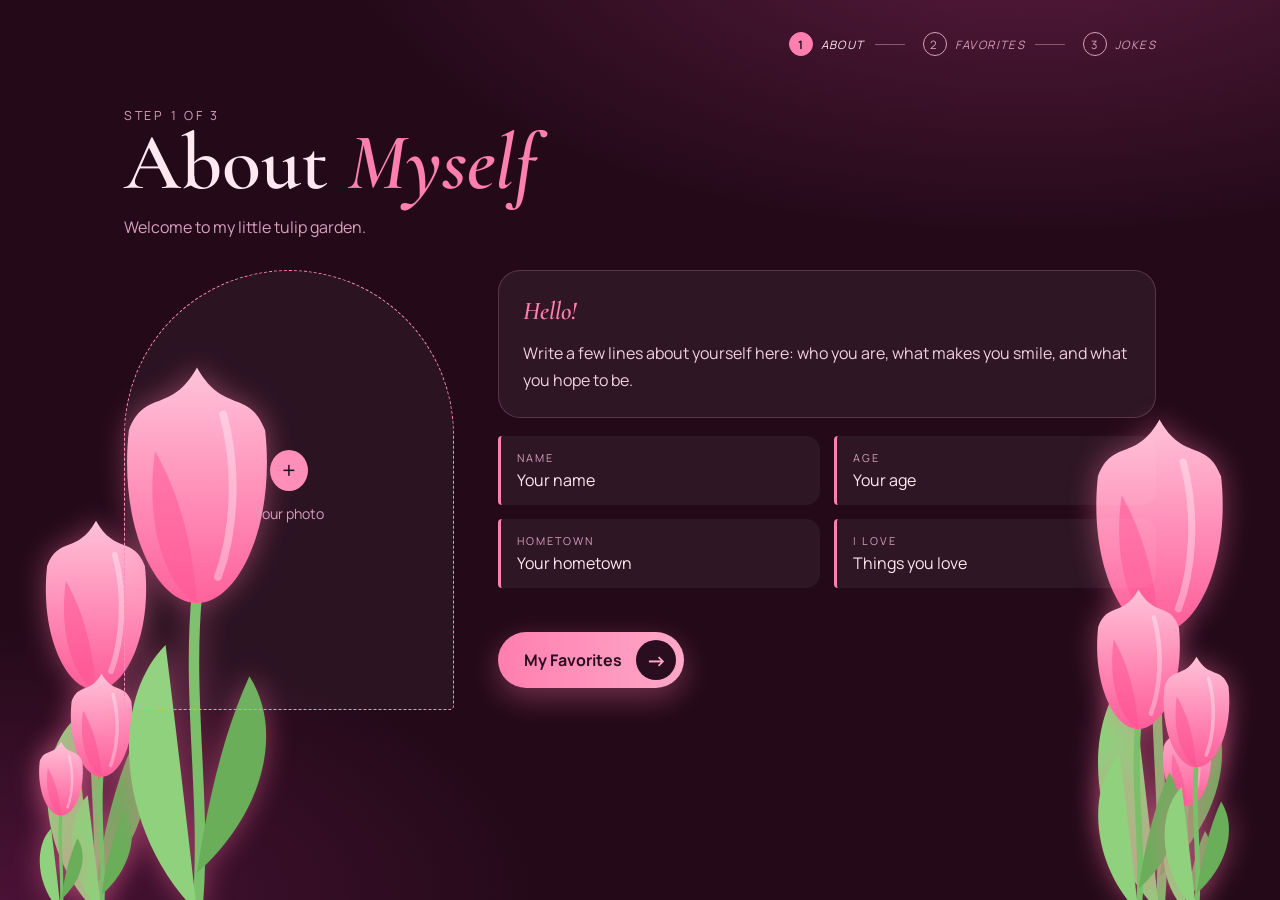
<file: index.html>
<!DOCTYPE html>
<html lang="en"><head><meta charset="utf-8"><meta name="viewport" content="width=device-width,initial-scale=1">
<link rel="preconnect" href="https://fonts.googleapis.com"><link href="https://fonts.googleapis.com/css2?family=Cormorant+Garamond:ital,wght@0,600;1,600&family=Manrope:wght@400;700&display=swap" rel="stylesheet">
<link rel="stylesheet" href="style.css">
<title>About Myself</title></head>
<body style="--c:#ff8fb8">
<main class="wrap">
<header class="top"><div class="backs"></div><ol class="stepper"><li class="on"><span>1</span><em>About</em></li><li class=""><span>2</span><em>Favorites</em></li><li class=""><span>3</span><em>Jokes</em></li></ol></header>
<div class="hero"><p class="kick">Step 1 of 3</p><h1>About <em>Myself</em></h1><p>Welcome to my little tulip garden.</p></div>
<div class="abt"><div class="photo"><button class="slot" type="button" data-i="0" aria-label="Add your photo"><span>Your photo</span></button></div><div><section class="pn" style="--i:0"><h2>Hello!</h2><p>Write a few lines about yourself here: who you are, what makes you smile, and what you hope to be.</p></section><div class="fx"><div class="fa" style="--i:0"><small>Name</small>Your name</div><div class="fa" style="--i:1"><small>Age</small>Your age</div><div class="fa" style="--i:2"><small>Hometown</small>Your hometown</div><div class="fa" style="--i:3"><small>I love</small>Things you love</div></div><a class="cta" href="favorites.html" data-go>My Favorites <b>&rarr;</b></a></div></div>
</main>
<script src="app.js"></script>
<script src="media.js"></script>
</body></html>
</file>
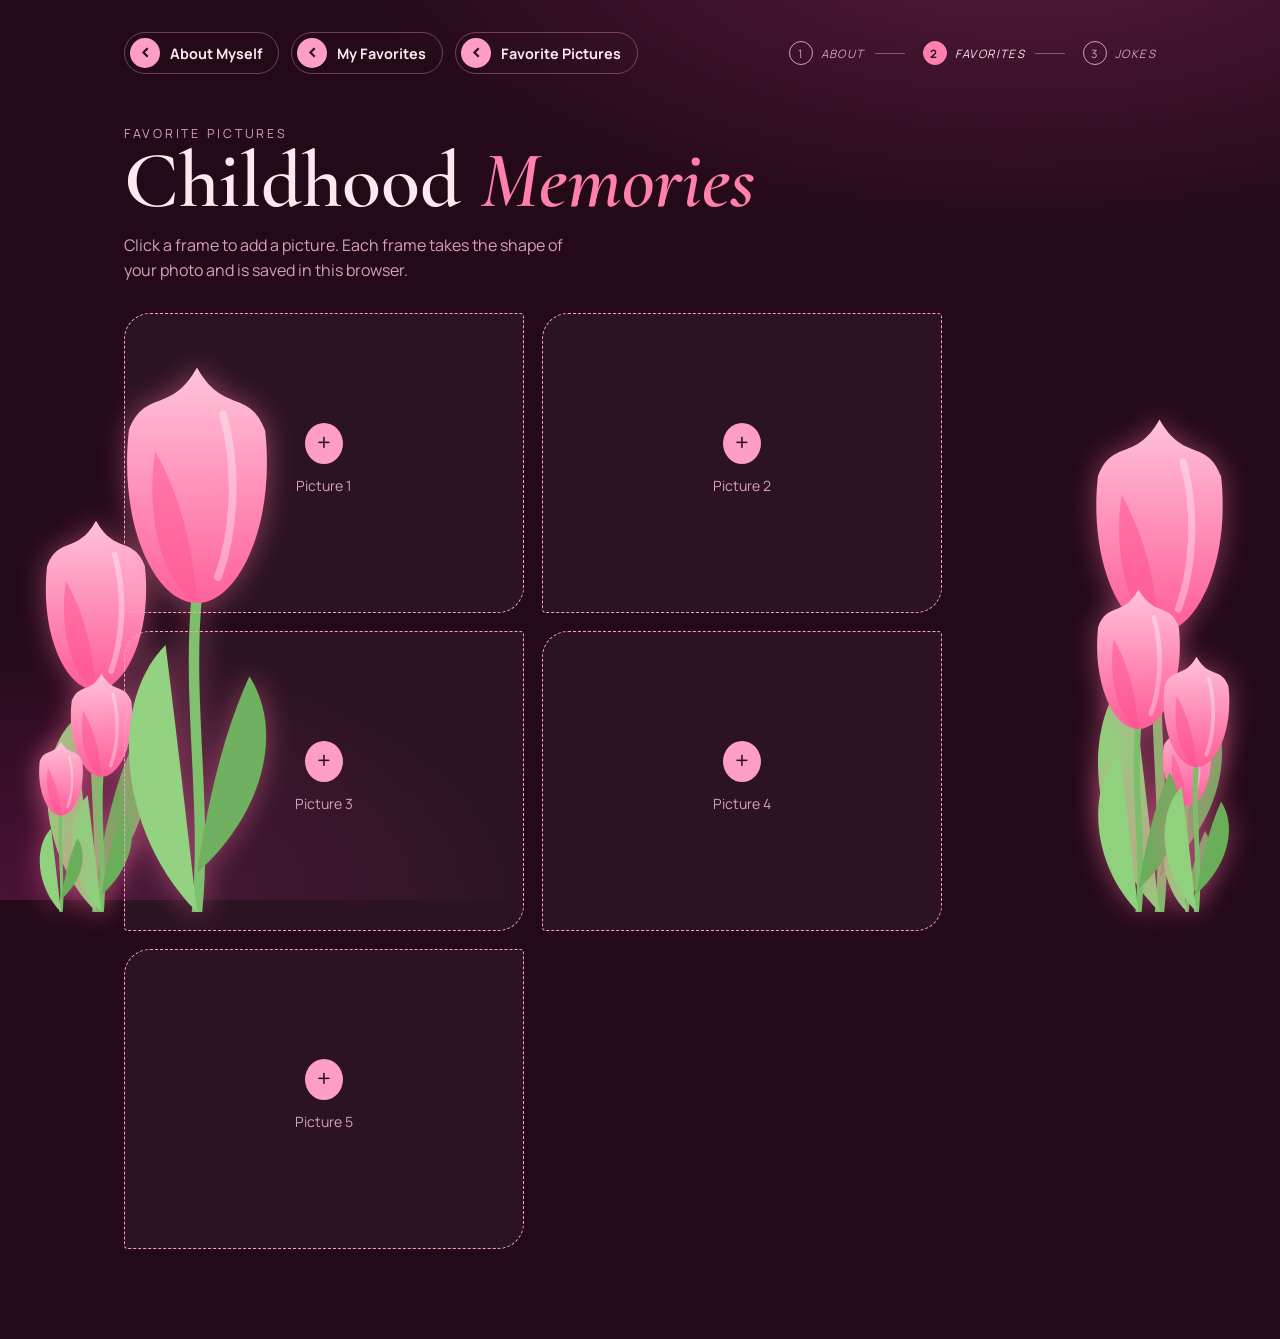
<file: childhood.html>
<!DOCTYPE html>
<html lang="en"><head><meta charset="utf-8"><meta name="viewport" content="width=device-width,initial-scale=1">
<link rel="preconnect" href="https://fonts.googleapis.com"><link href="https://fonts.googleapis.com/css2?family=Cormorant+Garamond:ital,wght@0,600;1,600&family=Manrope:wght@400;700&display=swap" rel="stylesheet">
<link rel="stylesheet" href="style.css">
<title>Childhood Memories</title></head>
<body style="--c:#ff9ec4">
<main class="wrap">
<header class="top"><div class="backs"><a class="bk" href="index.html" data-go><b>&lsaquo;</b>About Myself</a><a class="bk" href="favorites.html" data-go><b>&lsaquo;</b>My Favorites</a><a class="bk" href="pictures.html" data-go><b>&lsaquo;</b>Favorite Pictures</a></div><ol class="stepper"><li class=""><span>1</span><em>About</em></li><li class="on"><span>2</span><em>Favorites</em></li><li class=""><span>3</span><em>Jokes</em></li></ol></header>
<div class="hero"><p class="kick">Favorite Pictures</p><h1>Childhood <em>Memories</em></h1><p>Click a frame to add a picture. Each frame takes the shape of your photo and is saved in this browser.</p></div>
<div class="gal"><button class="slot" type="button" data-i="0" style="--i:0" aria-label="Add picture 1"><span>Picture 1</span></button><button class="slot" type="button" data-i="1" style="--i:1" aria-label="Add picture 2"><span>Picture 2</span></button><button class="slot" type="button" data-i="2" style="--i:2" aria-label="Add picture 3"><span>Picture 3</span></button><button class="slot" type="button" data-i="3" style="--i:3" aria-label="Add picture 4"><span>Picture 4</span></button><button class="slot" type="button" data-i="4" style="--i:4" aria-label="Add picture 5"><span>Picture 5</span></button></div>
</main>
<script src="app.js"></script>
<script src="media.js"></script>
</body></html>
</file>
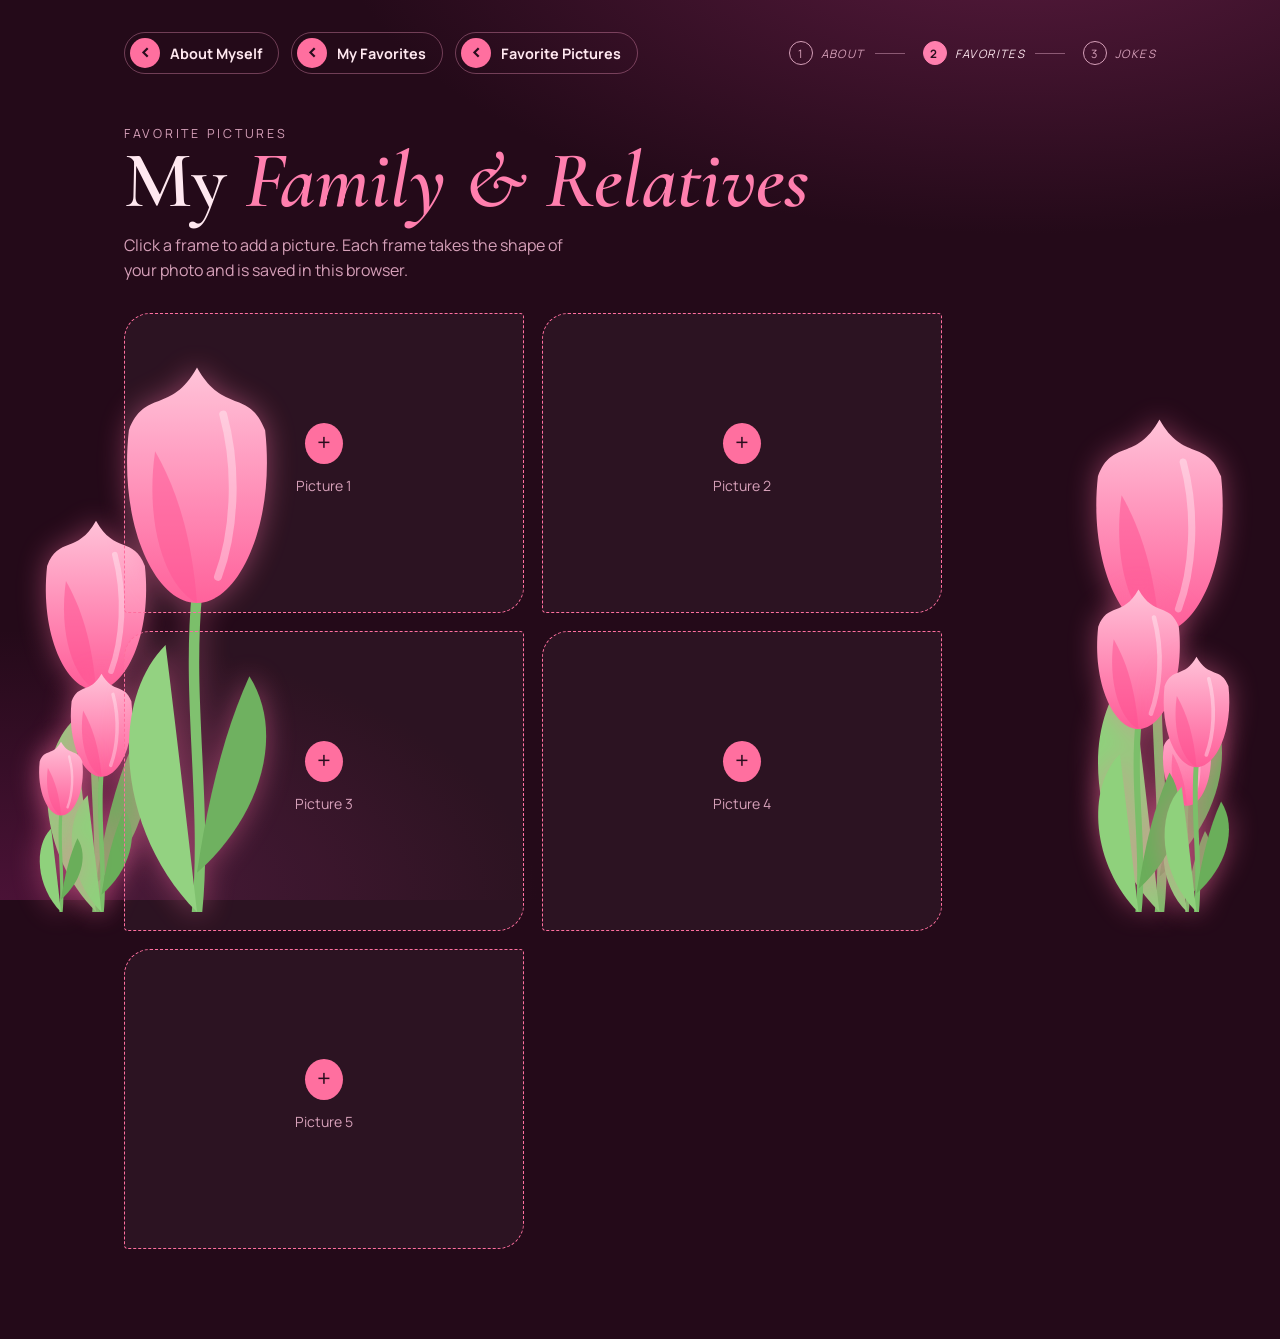
<file: family.html>
<!DOCTYPE html>
<html lang="en"><head><meta charset="utf-8"><meta name="viewport" content="width=device-width,initial-scale=1">
<link rel="preconnect" href="https://fonts.googleapis.com"><link href="https://fonts.googleapis.com/css2?family=Cormorant+Garamond:ital,wght@0,600;1,600&family=Manrope:wght@400;700&display=swap" rel="stylesheet">
<link rel="stylesheet" href="style.css">
<title>My Family & Relatives</title></head>
<body style="--c:#ff6f9f">
<main class="wrap">
<header class="top"><div class="backs"><a class="bk" href="index.html" data-go><b>&lsaquo;</b>About Myself</a><a class="bk" href="favorites.html" data-go><b>&lsaquo;</b>My Favorites</a><a class="bk" href="pictures.html" data-go><b>&lsaquo;</b>Favorite Pictures</a></div><ol class="stepper"><li class=""><span>1</span><em>About</em></li><li class="on"><span>2</span><em>Favorites</em></li><li class=""><span>3</span><em>Jokes</em></li></ol></header>
<div class="hero"><p class="kick">Favorite Pictures</p><h1>My <em>Family &amp; Relatives</em></h1><p>Click a frame to add a picture. Each frame takes the shape of your photo and is saved in this browser.</p></div>
<div class="gal"><button class="slot" type="button" data-i="0" style="--i:0" aria-label="Add picture 1"><span>Picture 1</span></button><button class="slot" type="button" data-i="1" style="--i:1" aria-label="Add picture 2"><span>Picture 2</span></button><button class="slot" type="button" data-i="2" style="--i:2" aria-label="Add picture 3"><span>Picture 3</span></button><button class="slot" type="button" data-i="3" style="--i:3" aria-label="Add picture 4"><span>Picture 4</span></button><button class="slot" type="button" data-i="4" style="--i:4" aria-label="Add picture 5"><span>Picture 5</span></button></div>
</main>
<script src="app.js"></script>
<script src="media.js"></script>
</body></html>
</file>
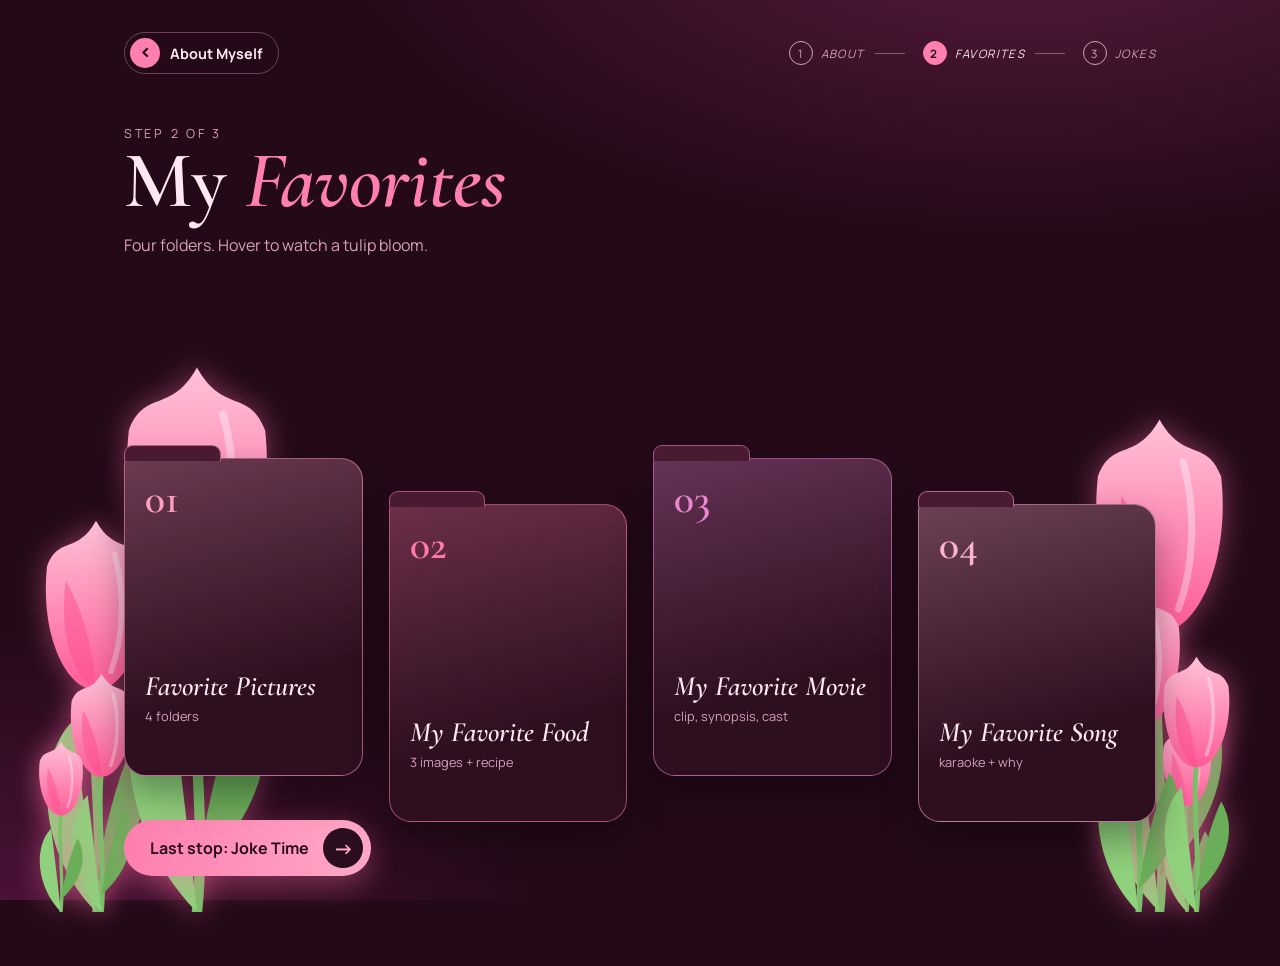
<file: favorites.html>
<!DOCTYPE html>
<html lang="en"><head><meta charset="utf-8"><meta name="viewport" content="width=device-width,initial-scale=1">
<link rel="preconnect" href="https://fonts.googleapis.com"><link href="https://fonts.googleapis.com/css2?family=Cormorant+Garamond:ital,wght@0,600;1,600&family=Manrope:wght@400;700&display=swap" rel="stylesheet">
<link rel="stylesheet" href="style.css">
<title>My Favorites</title></head>
<body style="--c:#ff7fae">
<main class="wrap">
<header class="top"><div class="backs"><a class="bk" href="index.html" data-go><b>&lsaquo;</b>About Myself</a></div><ol class="stepper"><li class=""><span>1</span><em>About</em></li><li class="on"><span>2</span><em>Favorites</em></li><li class=""><span>3</span><em>Jokes</em></li></ol></header>
<div class="hero"><p class="kick">Step 2 of 3</p><h1>My <em>Favorites</em></h1><p>Four folders. Hover to watch a tulip bloom.</p></div>
<nav class="rack"><a class="sl" href="pictures.html" data-go style="--c:#ff9ec4;--i:0"><i class="tl"></i><div class="sb"><span class="no">01</span><span><span class="nm">Favorite Pictures</span><span class="mt">4 folders</span><span class="go">Open folder &rarr;</span></span></div></a><a class="sl" href="food.html" data-go style="--c:#ff7aa8;--i:1"><i class="tl"></i><div class="sb"><span class="no">02</span><span><span class="nm">My Favorite Food</span><span class="mt">3 images + recipe</span><span class="go">Open folder &rarr;</span></span></div></a><a class="sl" href="movie.html" data-go style="--c:#e987d0;--i:2"><i class="tl"></i><div class="sb"><span class="no">03</span><span><span class="nm">My Favorite Movie</span><span class="mt">clip, synopsis, cast</span><span class="go">Open folder &rarr;</span></span></div></a><a class="sl" href="song.html" data-go style="--c:#ffb3cf;--i:3"><i class="tl"></i><div class="sb"><span class="no">04</span><span><span class="nm">My Favorite Song</span><span class="mt">karaoke + why</span><span class="go">Open folder &rarr;</span></span></div></a></nav>
<a class="cta" href="jokes.html" data-go>Last stop: Joke Time <b>&rarr;</b></a>
</main>
<script src="app.js"></script>
<script src="media.js"></script>
</body></html>
</file>
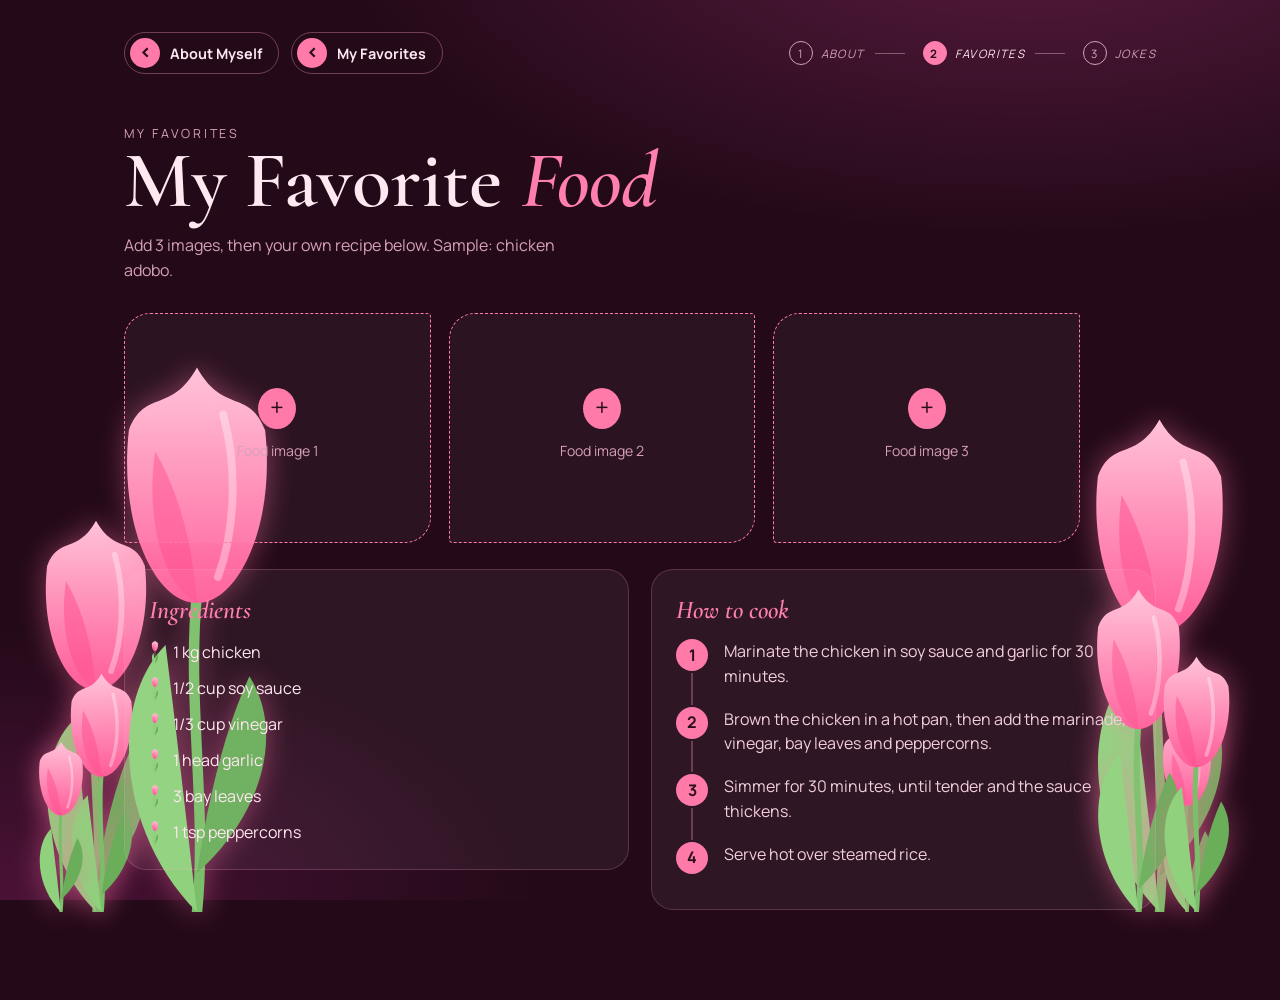
<file: food.html>
<!DOCTYPE html>
<html lang="en"><head><meta charset="utf-8"><meta name="viewport" content="width=device-width,initial-scale=1">
<link rel="preconnect" href="https://fonts.googleapis.com"><link href="https://fonts.googleapis.com/css2?family=Cormorant+Garamond:ital,wght@0,600;1,600&family=Manrope:wght@400;700&display=swap" rel="stylesheet">
<link rel="stylesheet" href="style.css">
<title>My Favorite Food</title></head>
<body style="--c:#ff7aa8">
<main class="wrap">
<header class="top"><div class="backs"><a class="bk" href="index.html" data-go><b>&lsaquo;</b>About Myself</a><a class="bk" href="favorites.html" data-go><b>&lsaquo;</b>My Favorites</a></div><ol class="stepper"><li class=""><span>1</span><em>About</em></li><li class="on"><span>2</span><em>Favorites</em></li><li class=""><span>3</span><em>Jokes</em></li></ol></header>
<div class="hero"><p class="kick">My Favorites</p><h1>My Favorite <em>Food</em></h1><p>Add 3 images, then your own recipe below. Sample: chicken adobo.</p></div>
<div class="gal s3"><button class="slot" type="button" data-i="0" style="--i:0" aria-label="Add food image 1"><span>Food image 1</span></button><button class="slot" type="button" data-i="1" style="--i:1" aria-label="Add food image 2"><span>Food image 2</span></button><button class="slot" type="button" data-i="2" style="--i:2" aria-label="Add food image 3"><span>Food image 3</span></button></div>
<div class="two eq" style="margin-top:26px"><section class="pn" style="--i:3"><h2>Ingredients</h2><ul class=lf><li>1 kg chicken</li><li>1/2 cup soy sauce</li><li>1/3 cup vinegar</li><li>1 head garlic</li><li>3 bay leaves</li><li>1 tsp peppercorns</li></ul></section><section class="pn" style="--i:4"><h2>How to cook</h2><ol class=st><li>Marinate the chicken in soy sauce and garlic for 30 minutes.</li><li>Brown the chicken in a hot pan, then add the marinade, vinegar, bay leaves and peppercorns.</li><li>Simmer for 30 minutes, until tender and the sauce thickens.</li><li>Serve hot over steamed rice.</li></ol></section></div>
</main>
<script src="app.js"></script>
<script src="media.js"></script>
</body></html>
</file>
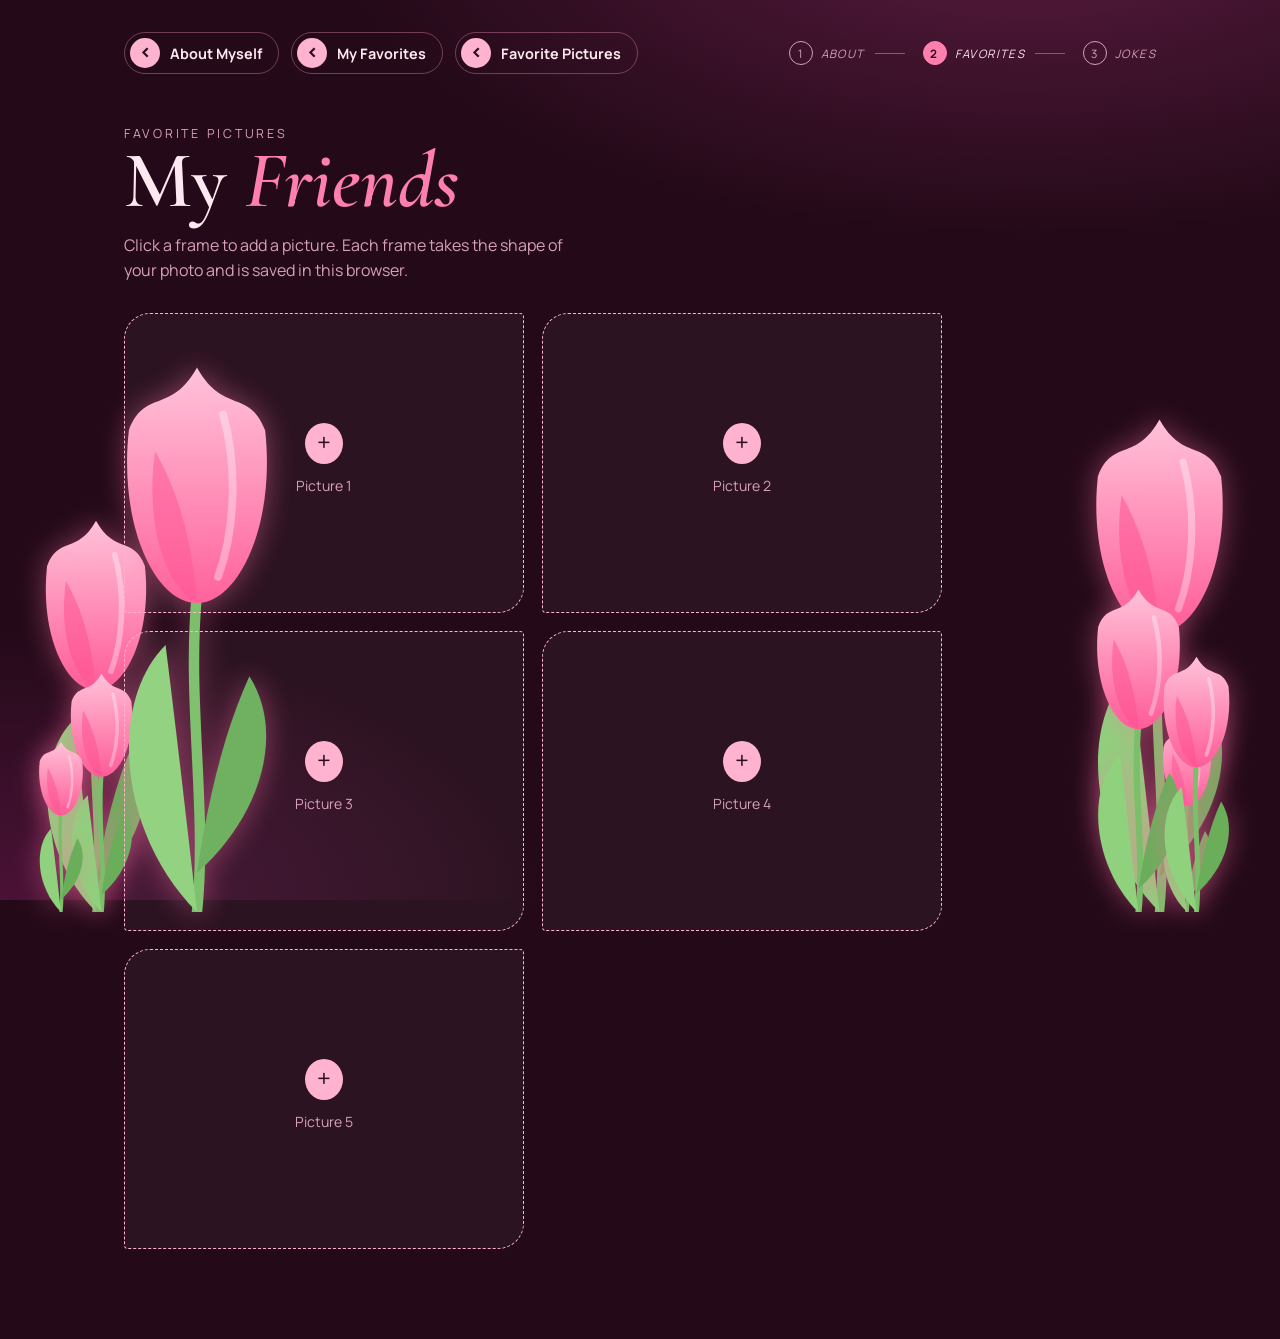
<file: friends.html>
<!DOCTYPE html>
<html lang="en"><head><meta charset="utf-8"><meta name="viewport" content="width=device-width,initial-scale=1">
<link rel="preconnect" href="https://fonts.googleapis.com"><link href="https://fonts.googleapis.com/css2?family=Cormorant+Garamond:ital,wght@0,600;1,600&family=Manrope:wght@400;700&display=swap" rel="stylesheet">
<link rel="stylesheet" href="style.css">
<title>My Friends</title></head>
<body style="--c:#ffb3cf">
<main class="wrap">
<header class="top"><div class="backs"><a class="bk" href="index.html" data-go><b>&lsaquo;</b>About Myself</a><a class="bk" href="favorites.html" data-go><b>&lsaquo;</b>My Favorites</a><a class="bk" href="pictures.html" data-go><b>&lsaquo;</b>Favorite Pictures</a></div><ol class="stepper"><li class=""><span>1</span><em>About</em></li><li class="on"><span>2</span><em>Favorites</em></li><li class=""><span>3</span><em>Jokes</em></li></ol></header>
<div class="hero"><p class="kick">Favorite Pictures</p><h1>My <em>Friends</em></h1><p>Click a frame to add a picture. Each frame takes the shape of your photo and is saved in this browser.</p></div>
<div class="gal"><button class="slot" type="button" data-i="0" style="--i:0" aria-label="Add picture 1"><span>Picture 1</span></button><button class="slot" type="button" data-i="1" style="--i:1" aria-label="Add picture 2"><span>Picture 2</span></button><button class="slot" type="button" data-i="2" style="--i:2" aria-label="Add picture 3"><span>Picture 3</span></button><button class="slot" type="button" data-i="3" style="--i:3" aria-label="Add picture 4"><span>Picture 4</span></button><button class="slot" type="button" data-i="4" style="--i:4" aria-label="Add picture 5"><span>Picture 5</span></button></div>
</main>
<script src="app.js"></script>
<script src="media.js"></script>
</body></html>
</file>
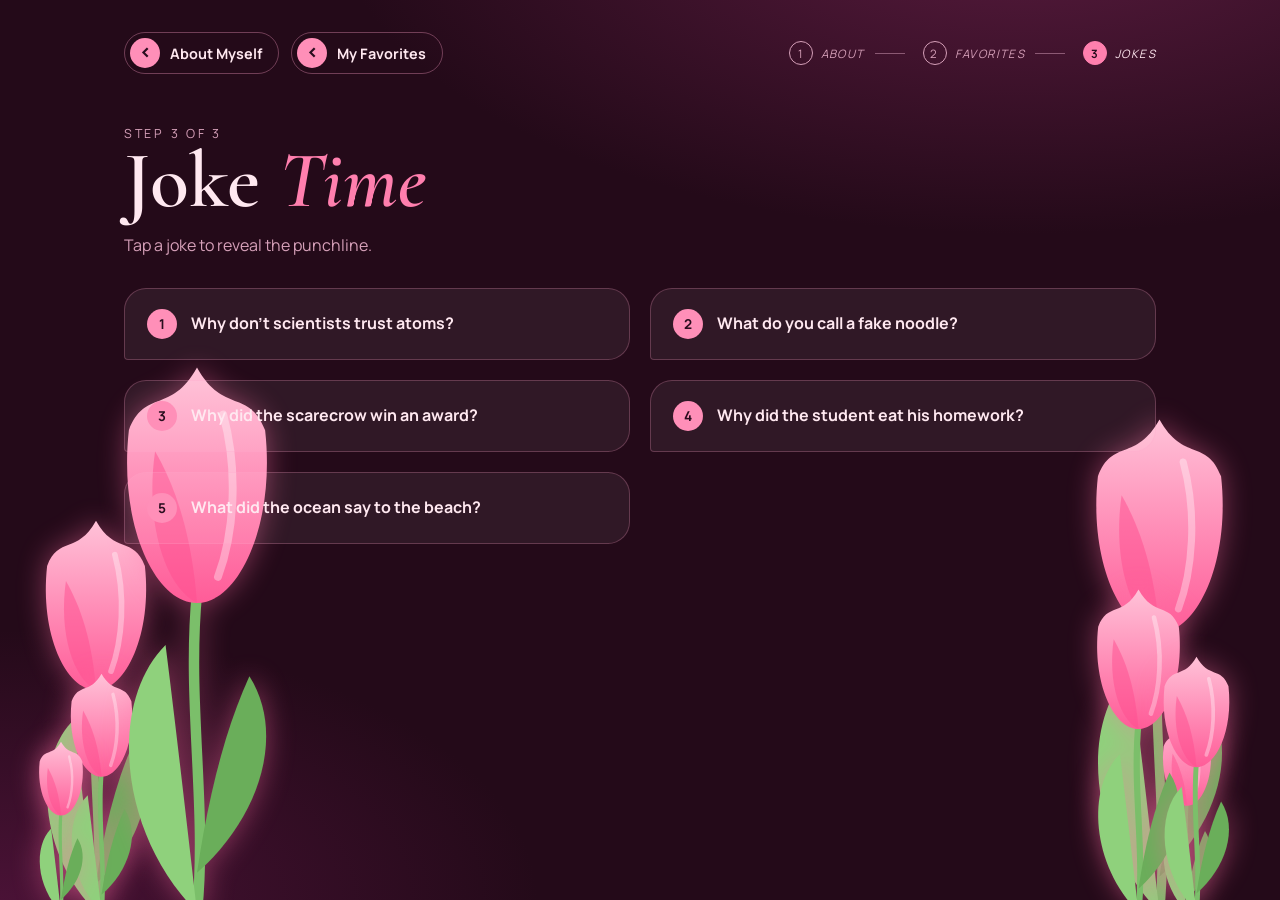
<file: jokes.html>
<!DOCTYPE html>
<html lang="en"><head><meta charset="utf-8"><meta name="viewport" content="width=device-width,initial-scale=1">
<link rel="preconnect" href="https://fonts.googleapis.com"><link href="https://fonts.googleapis.com/css2?family=Cormorant+Garamond:ital,wght@0,600;1,600&family=Manrope:wght@400;700&display=swap" rel="stylesheet">
<link rel="stylesheet" href="style.css">
<title>Joke Time</title></head>
<body style="--c:#ff8fb8">
<main class="wrap">
<header class="top"><div class="backs"><a class="bk" href="index.html" data-go><b>&lsaquo;</b>About Myself</a><a class="bk" href="favorites.html" data-go><b>&lsaquo;</b>My Favorites</a></div><ol class="stepper"><li class=""><span>1</span><em>About</em></li><li class=""><span>2</span><em>Favorites</em></li><li class="on"><span>3</span><em>Jokes</em></li></ol></header>
<div class="hero"><p class="kick">Step 3 of 3</p><h1>Joke <em>Time</em></h1><p>Tap a joke to reveal the punchline.</p></div>
<div class="bub"><details class="jk" style="--i:0"><summary data-n="1">Why don&rsquo;t scientists trust atoms?</summary><p>Because they make up everything.</p></details><details class="jk" style="--i:1"><summary data-n="2">What do you call a fake noodle?</summary><p>An impasta.</p></details><details class="jk" style="--i:2"><summary data-n="3">Why did the scarecrow win an award?</summary><p>He was outstanding in his field.</p></details><details class="jk" style="--i:3"><summary data-n="4">Why did the student eat his homework?</summary><p>The teacher said it was a piece of cake.</p></details><details class="jk" style="--i:4"><summary data-n="5">What did the ocean say to the beach?</summary><p>Nothing, it just waved.</p></details></div>
</main>
<script src="app.js"></script>
<script src="media.js"></script>
</body></html>
</file>
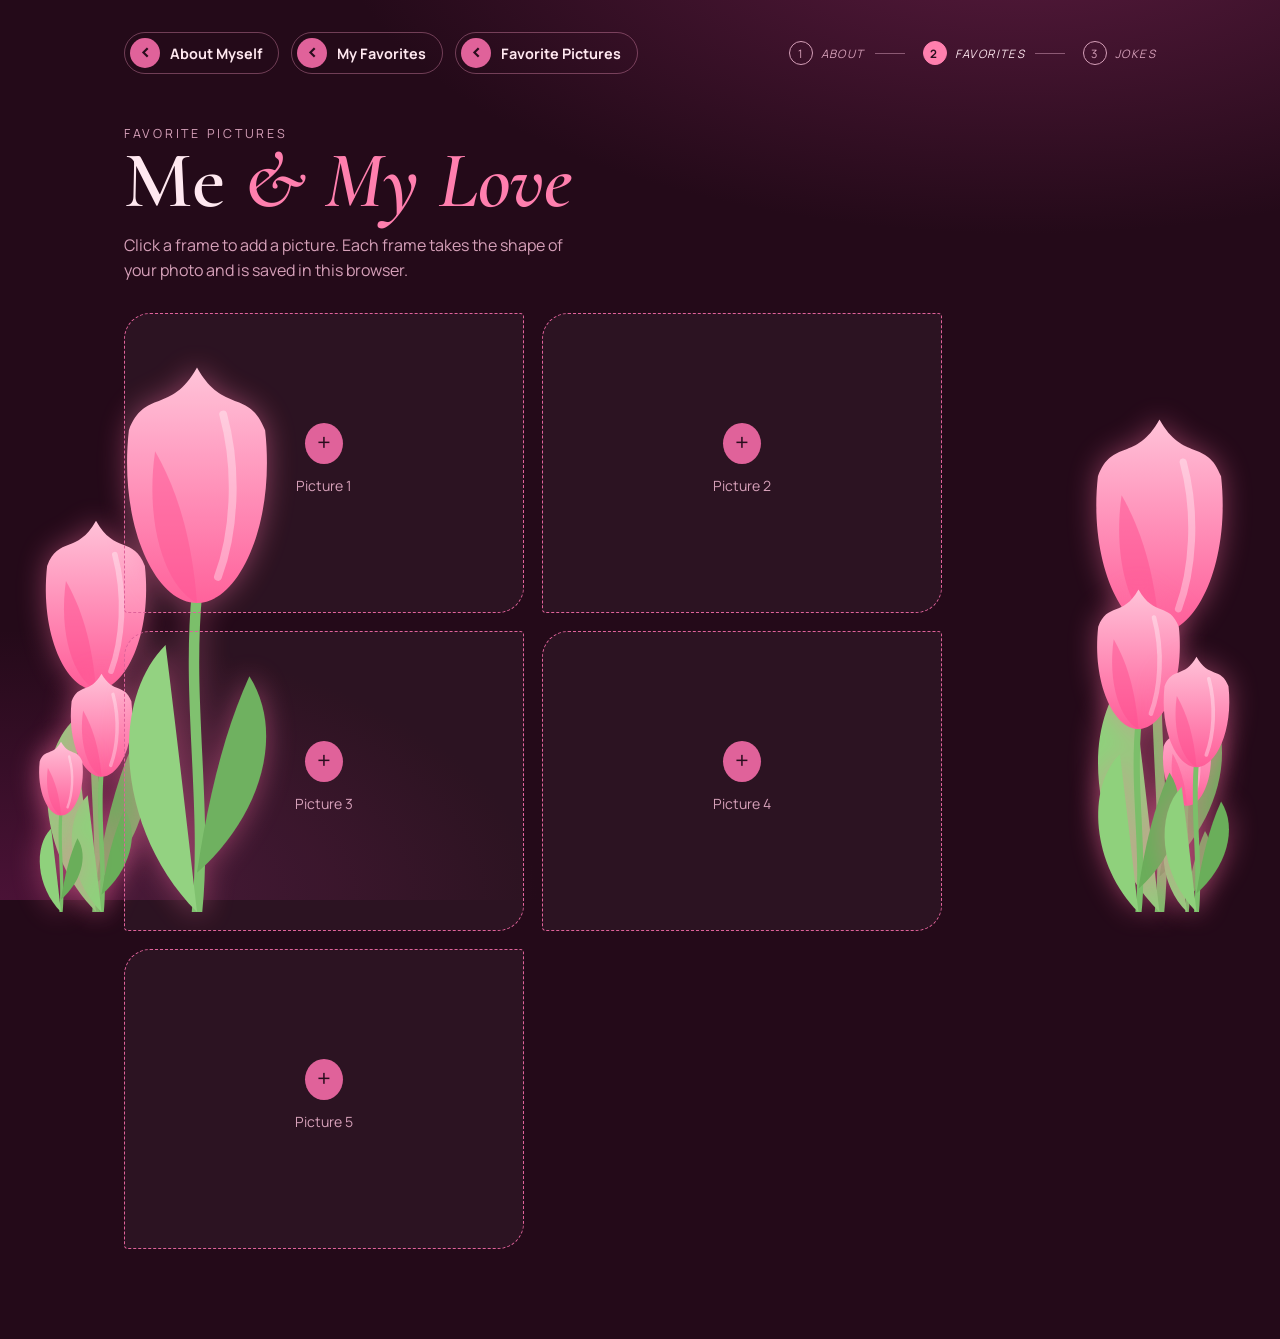
<file: love.html>
<!DOCTYPE html>
<html lang="en"><head><meta charset="utf-8"><meta name="viewport" content="width=device-width,initial-scale=1">
<link rel="preconnect" href="https://fonts.googleapis.com"><link href="https://fonts.googleapis.com/css2?family=Cormorant+Garamond:ital,wght@0,600;1,600&family=Manrope:wght@400;700&display=swap" rel="stylesheet">
<link rel="stylesheet" href="style.css">
<title>Me & My Love</title></head>
<body style="--c:#e0629a">
<main class="wrap">
<header class="top"><div class="backs"><a class="bk" href="index.html" data-go><b>&lsaquo;</b>About Myself</a><a class="bk" href="favorites.html" data-go><b>&lsaquo;</b>My Favorites</a><a class="bk" href="pictures.html" data-go><b>&lsaquo;</b>Favorite Pictures</a></div><ol class="stepper"><li class=""><span>1</span><em>About</em></li><li class="on"><span>2</span><em>Favorites</em></li><li class=""><span>3</span><em>Jokes</em></li></ol></header>
<div class="hero"><p class="kick">Favorite Pictures</p><h1>Me <em>&amp; My Love</em></h1><p>Click a frame to add a picture. Each frame takes the shape of your photo and is saved in this browser.</p></div>
<div class="gal"><button class="slot" type="button" data-i="0" style="--i:0" aria-label="Add picture 1"><span>Picture 1</span></button><button class="slot" type="button" data-i="1" style="--i:1" aria-label="Add picture 2"><span>Picture 2</span></button><button class="slot" type="button" data-i="2" style="--i:2" aria-label="Add picture 3"><span>Picture 3</span></button><button class="slot" type="button" data-i="3" style="--i:3" aria-label="Add picture 4"><span>Picture 4</span></button><button class="slot" type="button" data-i="4" style="--i:4" aria-label="Add picture 5"><span>Picture 5</span></button></div>
</main>
<script src="app.js"></script>
<script src="media.js"></script>
</body></html>
</file>
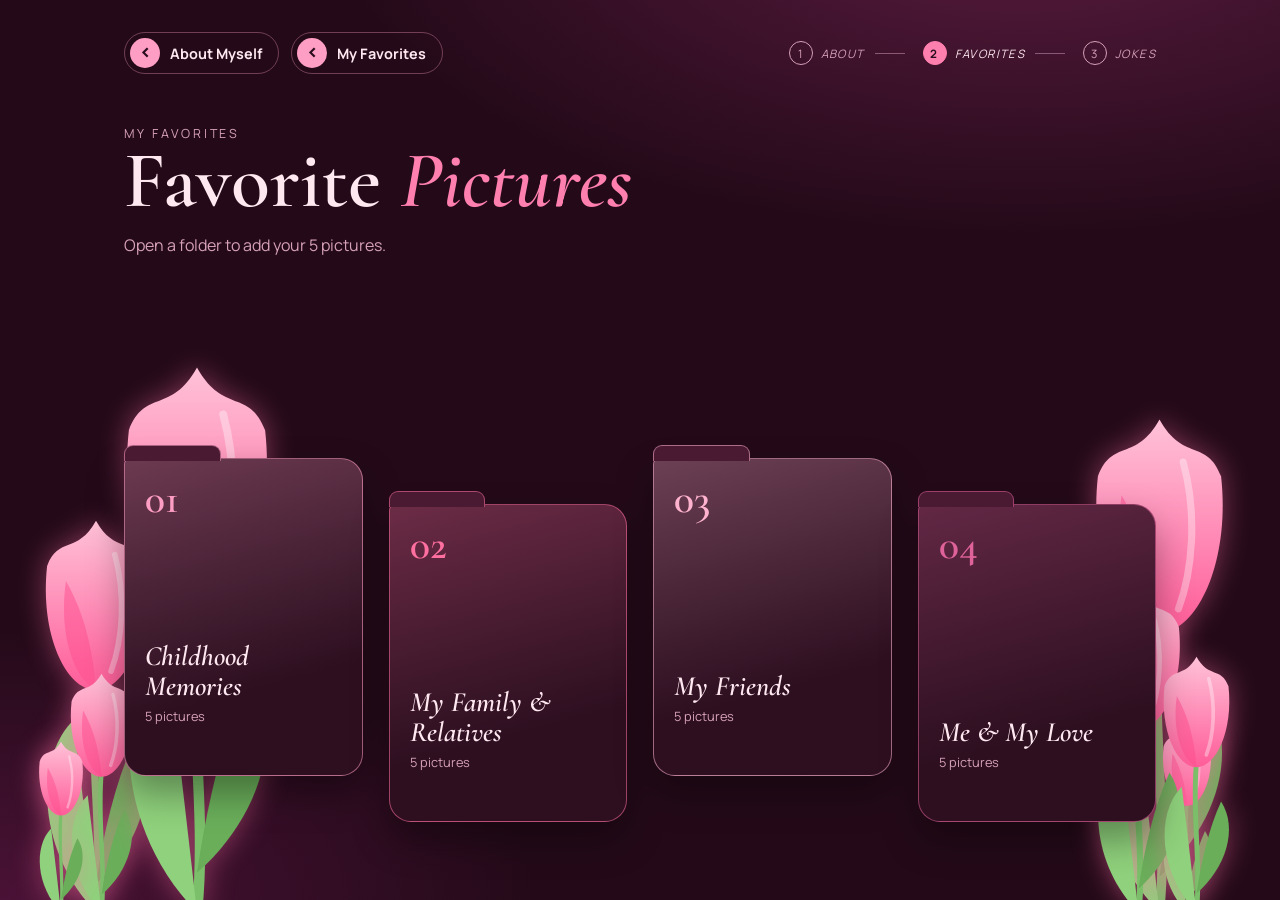
<file: pictures.html>
<!DOCTYPE html>
<html lang="en"><head><meta charset="utf-8"><meta name="viewport" content="width=device-width,initial-scale=1">
<link rel="preconnect" href="https://fonts.googleapis.com"><link href="https://fonts.googleapis.com/css2?family=Cormorant+Garamond:ital,wght@0,600;1,600&family=Manrope:wght@400;700&display=swap" rel="stylesheet">
<link rel="stylesheet" href="style.css">
<title>Favorite Pictures</title></head>
<body style="--c:#ff9ec4">
<main class="wrap">
<header class="top"><div class="backs"><a class="bk" href="index.html" data-go><b>&lsaquo;</b>About Myself</a><a class="bk" href="favorites.html" data-go><b>&lsaquo;</b>My Favorites</a></div><ol class="stepper"><li class=""><span>1</span><em>About</em></li><li class="on"><span>2</span><em>Favorites</em></li><li class=""><span>3</span><em>Jokes</em></li></ol></header>
<div class="hero"><p class="kick">My Favorites</p><h1>Favorite <em>Pictures</em></h1><p>Open a folder to add your 5 pictures.</p></div>
<nav class="rack"><a class="sl" href="childhood.html" data-go style="--c:#ff9ec4;--i:0"><i class="tl"></i><div class="sb"><span class="no">01</span><span><span class="nm">Childhood Memories</span><span class="mt">5 pictures</span><span class="go">Open folder &rarr;</span></span></div></a><a class="sl" href="family.html" data-go style="--c:#ff6f9f;--i:1"><i class="tl"></i><div class="sb"><span class="no">02</span><span><span class="nm">My Family &amp; Relatives</span><span class="mt">5 pictures</span><span class="go">Open folder &rarr;</span></span></div></a><a class="sl" href="friends.html" data-go style="--c:#ffb3cf;--i:2"><i class="tl"></i><div class="sb"><span class="no">03</span><span><span class="nm">My Friends</span><span class="mt">5 pictures</span><span class="go">Open folder &rarr;</span></span></div></a><a class="sl" href="love.html" data-go style="--c:#e0629a;--i:3"><i class="tl"></i><div class="sb"><span class="no">04</span><span><span class="nm">Me &amp; My Love</span><span class="mt">5 pictures</span><span class="go">Open folder &rarr;</span></span></div></a></nav>
</main>
<script src="app.js"></script>
<script src="media.js"></script>
</body></html>
</file>
<file: style.css>
:root{--bg:#240a19;--ink:#ffe8f0;--mute:#d6a0b9;--pk:#ff7fae;--on:#2a0d1e;--ease:cubic-bezier(.2,.8,.2,1)}
*{box-sizing:border-box}
body{margin:0;min-height:100vh;padding-top:26px;color:var(--ink);font-family:"Manrope","Segoe UI",system-ui,sans-serif;background:radial-gradient(90% 60% at 80% -10%,#5a1b3f,transparent 60%),radial-gradient(70% 50% at 0 100%,#4a1236,transparent 60%),var(--bg);background-attachment:fixed}
h1,h2,.nm,.no{font-family:"Cormorant Garamond",Georgia,serif;font-weight:600;margin:0}
a{color:inherit}
.wrap{position:relative;z-index:1;max-width:1080px;margin:0 auto;padding:0 clamp(16px,3vw,24px) 90px}
@keyframes up{from{opacity:0;transform:translateY(22px)}to{opacity:1;transform:none}}

/* tulips grow along both edges */
.sides{position:fixed;inset:0;pointer-events:none;z-index:0}
.side{position:absolute;top:0;bottom:0;width:120px}.side.l{left:0}.side.r{right:0}
.side i{position:absolute;bottom:-12px;height:var(--h);width:calc(var(--h)/2.2);background:url(bloom.svg) bottom/contain no-repeat;transform-origin:50% 100%;filter:drop-shadow(0 0 14px rgba(255,111,163,.45));animation:grow 1.4s var(--ease) backwards,sway 5s 1.4s ease-in-out infinite alternate}
.l i:nth-child(1){left:2px;--h:46vh}.l i:nth-child(2){left:44px;--h:28vh;animation-delay:.2s,1.4s}.l i:nth-child(3){left:66px;--h:64vh;animation-delay:.4s,1.4s}.l i:nth-child(4){left:20px;--h:20vh;animation-delay:.6s,1.4s}
.r i:nth-child(1){right:2px;--h:58vh;animation-delay:.1s,1.4s}.r i:nth-child(2){right:48px;--h:22vh;animation-delay:.3s,1.4s}.r i:nth-child(3){right:64px;--h:38vh;animation-delay:.5s,1.4s}.r i:nth-child(4){right:22px;--h:30vh;animation-delay:.7s,1.4s}
@keyframes grow{from{transform:scaleY(0)}}
@keyframes sway{from{transform:rotate(-3deg)}to{transform:rotate(3deg)}}
@media(max-width:1250px){.sides{opacity:.3}}@media(max-width:700px){.sides{display:none}}

/* header: back buttons + step tracker */
.top{display:flex;justify-content:space-between;align-items:center;gap:18px;flex-wrap:wrap;padding:6px 0 36px}
.backs{display:flex;gap:12px;flex-wrap:wrap}
.bk{display:inline-flex;align-items:center;gap:10px;text-decoration:none;font-weight:700;font-size:.9rem;padding:5px 16px 5px 5px;border-radius:99px;border:1px solid rgba(255,160,200,.35);transition:all .3s var(--ease);outline:none}
.bk b{width:30px;height:30px;border-radius:50%;background:var(--c);color:var(--on);display:grid;place-items:center;font-size:1.3rem;line-height:1;padding-bottom:3px;transition:transform .3s var(--ease)}
.bk:hover,.bk:focus-visible{border-color:var(--c);background:rgba(255,255,255,.06)}
.bk:hover b,.bk:focus-visible b{transform:translateX(-4px)}
.stepper{display:flex;align-items:center;list-style:none;margin:0 0 0 auto;padding:0;font-size:.72rem;letter-spacing:.12em;text-transform:uppercase;color:var(--mute)}
.stepper li{display:flex;align-items:center;gap:8px}
.stepper li+li::before{content:"";width:30px;height:1px;background:var(--mute);opacity:.5;margin:0 10px}
.stepper span{width:24px;height:24px;border-radius:50%;border:1px solid var(--mute);display:grid;place-items:center}
.stepper .on{color:var(--ink)}.stepper .on span{background:var(--pk);border-color:var(--pk);color:var(--on);font-weight:700}
@media(max-width:600px){.stepper em{display:none}}

.hero{margin-bottom:30px;animation:up .7s .25s var(--ease) both}
.kick{font-size:.78rem;letter-spacing:.22em;text-transform:uppercase;color:var(--pk);margin:0 0 8px}
.hero h1{font-size:clamp(2.6rem,7vw,5rem);line-height:.95}.hero h1 em{color:var(--pk)}
.hero p{color:var(--mute);margin:14px 0 0;max-width:46ch;line-height:1.55}

/* folders: sleeves with a tulip that rises on hover */
.rack{display:grid;grid-template-columns:repeat(4,1fr);gap:26px;padding-top:clamp(110px,16vw,170px)}
.sl{--y:0px;position:relative;display:block;aspect-ratio:3/4;text-decoration:none;outline:none;transform:translateY(var(--y));transition:transform .5s var(--ease);animation:up .6s var(--ease) backwards;animation-delay:calc(.4s + var(--i)*90ms)}
.sl:nth-child(even){--y:46px}
.sl:hover,.sl:focus-visible{transform:translateY(calc(var(--y) - 10px))}
.tl{position:absolute;z-index:0;right:12%;bottom:94%;width:36%;aspect-ratio:1/2.2;background:url(bloom.svg) bottom/contain no-repeat;transform:translateY(80%) scale(.7);transform-origin:50% 100%;transition:transform .7s var(--ease);filter:drop-shadow(0 0 12px rgba(255,111,163,.5))}
.sl:hover .tl,.sl:focus-visible .tl{transform:translateY(0) scale(1) rotate(4deg)}
.sb{position:absolute;inset:0;z-index:1;border-radius:6px 22px 22px 22px;background:#3a1428;background:linear-gradient(165deg,color-mix(in srgb,var(--c) 30%,#2d0f20),#2d0f20 70%);border:1px solid color-mix(in srgb,var(--c) 55%,transparent);padding:20px;display:flex;flex-direction:column;justify-content:space-between;box-shadow:0 18px 36px rgba(0,0,0,.35);transition:box-shadow .5s}
.sl:hover .sb,.sl:focus-visible .sb{box-shadow:0 24px 44px rgba(0,0,0,.45),0 0 34px color-mix(in srgb,var(--c) 35%,transparent)}
.sb::before{content:"";position:absolute;left:-1px;top:-14px;width:40%;height:15px;border-radius:9px 9px 0 0;background:#4a1a33;border:1px solid color-mix(in srgb,var(--c) 55%,transparent);border-bottom:0}
.no{font-size:2.6rem;color:var(--c);line-height:1}
.nm{font-size:clamp(1.3rem,2.4vw,1.75rem);line-height:1.05;font-style:italic}
.mt{display:block;font-size:.8rem;color:var(--mute);margin-top:6px}
.go{display:block;margin-top:12px;font-size:.82rem;font-weight:700;color:var(--c);opacity:0;transform:translateX(-8px);transition:all .4s var(--ease)}
.sl:hover .go,.sl:focus-visible .go{opacity:1;transform:none}
@media(hover:none){.go{opacity:1;transform:none}}

.cta{display:inline-flex;align-items:center;gap:14px;margin-top:44px;padding:8px 8px 8px 26px;border-radius:99px;background:linear-gradient(90deg,#ff7fae,#ffa8c8);color:var(--on);font-weight:700;text-decoration:none;box-shadow:0 10px 28px rgba(255,111,163,.35);transition:transform .35s var(--ease);animation:up .6s .9s var(--ease) backwards}
.cta b{width:40px;height:40px;border-radius:50%;background:var(--on);color:#ffa8c8;display:grid;place-items:center;font-size:1.3rem}
.cta:hover,.cta:focus-visible{transform:translateX(8px);outline:none}

/* panels, about, galleries */
.pn{background:rgba(255,255,255,.05);border:1px solid rgba(255,160,200,.22);border-radius:22px;padding:24px;animation:up .6s var(--ease) backwards;animation-delay:calc(.4s + var(--i,0)*90ms)}
.pn h2{font-size:1.6rem;margin-bottom:14px;color:var(--pk);font-style:italic}
.pn p{line-height:1.65;color:#f2cfdd;margin:0}
.two{display:grid;grid-template-columns:1.4fr 1fr;gap:22px;align-items:start}.two.eq{grid-template-columns:1fr 1fr}
.col{display:grid;gap:22px}
@media(max-width:800px){.two,.two.eq{grid-template-columns:1fr}}
.abt{display:grid;grid-template-columns:minmax(0,340px) 1fr;gap:34px;align-items:start}
.fx{display:grid;grid-template-columns:1fr 1fr;gap:14px;margin-top:18px}
.fa{padding:14px 16px;border-left:3px solid var(--pk);background:rgba(255,255,255,.05);border-radius:4px 14px 14px 4px;animation:up .6s var(--ease) backwards;animation-delay:calc(.5s + var(--i)*80ms)}
.fa small{display:block;font-size:.68rem;letter-spacing:.18em;text-transform:uppercase;color:var(--mute);margin-bottom:4px}
@media(max-width:760px){.abt{grid-template-columns:1fr}}
.gal{display:flex;flex-wrap:wrap;gap:18px;align-items:flex-start}
.slot{--h:300px;--r:1.3333;position:relative;overflow:hidden;display:grid;place-items:center;flex:none;width:min(100%,calc(var(--h)*var(--r)));aspect-ratio:var(--r);border:1.5px dashed var(--c);border-radius:26px 4px 26px 4px;background:rgba(255,255,255,.04);color:var(--mute);font:inherit;cursor:pointer;animation:up .6s var(--ease) backwards;animation-delay:calc(.4s + var(--i)*80ms);transition:transform .35s var(--ease),box-shadow .35s}
.slot:hover,.slot:focus-visible{transform:translateY(-6px) rotate(-1.2deg);outline:none;color:var(--ink);box-shadow:0 0 28px color-mix(in srgb,var(--c) 40%,transparent)}
.slot::before{content:"+";position:absolute;top:calc(50% - 40px);width:38px;height:38px;border-radius:50%;background:var(--c);color:var(--on);display:grid;place-items:center;font-size:1.5rem;padding-bottom:3px}
.slot span{margin-top:46px;font-size:.88rem}
.slot img{position:absolute;inset:0;width:100%;height:100%;object-fit:cover}
.slot.has{border:0;box-shadow:0 12px 30px rgba(0,0,0,.4)}.slot.has::before,.slot.has span{display:none}
.photo .slot{--h:440px;--r:.75;border-radius:999px 999px 26px 26px}
.gal.s3 .slot{--h:230px}
.hint{color:var(--mute);margin:-8px 0 22px}

/* media, lists, jokes */
.media video{width:100%;height:auto;max-height:76vh;aspect-ratio:16/9;object-fit:contain;background:#1b0613;border-radius:16px;display:block}
.mrow{display:flex;justify-content:space-between;align-items:center;gap:12px;margin-top:12px;color:var(--mute);font-size:.82rem}
.pick{font:inherit;font-weight:700;color:var(--on);background:var(--c);border:0;border-radius:99px;padding:9px 18px;cursor:pointer;transition:transform .25s}.pick:hover{transform:scale(1.06)}
.lf{list-style:none;padding:0;margin:0;display:grid;gap:10px}
.lf li{display:flex;align-items:center;gap:12px}
.lf li::before{content:"";flex:none;width:12px;height:26px;background:url(bloom.svg) center/contain no-repeat}
.st{list-style:none;padding:0;margin:0;counter-reset:s}
.st li{counter-increment:s;position:relative;padding:0 0 18px 48px;line-height:1.55;color:#f2cfdd}
.st li::before{content:counter(s);position:absolute;left:0;top:0;width:32px;height:32px;border-radius:50%;background:var(--c);color:var(--on);display:grid;place-items:center;font-weight:700}
.st li:not(:last-child)::after{content:"";position:absolute;left:15px;top:34px;bottom:2px;width:2px;background:rgba(255,160,200,.3)}
.cast{display:grid;gap:10px}
.cast div{display:flex;align-items:center;gap:12px}
.cast b{flex:none;width:40px;height:40px;border-radius:50%;background:var(--c);color:var(--on);display:grid;place-items:center;font-size:.72rem}
.cast small{display:block;color:var(--mute)}
.q{font-family:"Cormorant Garamond",Georgia,serif;font-size:4.5rem;line-height:.5;color:var(--pk);display:block;margin-bottom:6px}
.bub{display:grid;grid-template-columns:1fr 1fr;gap:20px}
@media(max-width:700px){.bub{grid-template-columns:1fr}}
.jk{background:rgba(255,255,255,.06);border:1px solid rgba(255,160,200,.25);border-radius:22px 22px 22px 4px;padding:20px 22px;animation:up .6s var(--ease) backwards;animation-delay:calc(.4s + var(--i)*80ms)}
.jk summary{cursor:pointer;font-weight:700;list-style:none;display:flex;gap:14px;align-items:center;line-height:1.35}
.jk summary::-webkit-details-marker{display:none}
.jk summary::before{content:attr(data-n);flex:none;width:30px;height:30px;border-radius:50%;background:var(--c);color:var(--on);display:grid;place-items:center;font-size:.85rem}
.jk p{margin:12px 0 0 44px;color:var(--pk);font-weight:700;animation:up .4s var(--ease)}

/* petal curtain between pages */
.cur{position:fixed;inset:0;z-index:99;pointer-events:none}
.cur i{position:absolute;top:0;bottom:0;width:52%;transition:transform .6s cubic-bezier(.75,0,.25,1)}
.cur .a{left:0;transform:translateX(-102%);background:#ff6fa3;border-radius:0 50% 50% 0/0 50% 50% 0}
.cur .b{right:0;transform:translateX(102%);background:#ffa8c8;border-radius:50% 0 0 50%/50% 0 0 50%}
.cur::after{content:"";position:absolute;left:50%;top:50%;width:90px;height:200px;background:url(bloom.svg) center/contain no-repeat;transform:translate(-50%,-50%) scale(.5);opacity:0;transition:all .4s .25s}
.cur.on .a,.cur.on .b{transform:none}.cur.on::after{opacity:1;transform:translate(-50%,-50%) scale(1)}
.cur.nt i,.cur.nt::after{transition:none}
@media(prefers-reduced-motion:reduce){*,*::before,*::after{animation:none!important;transition:none!important}}
</file>
